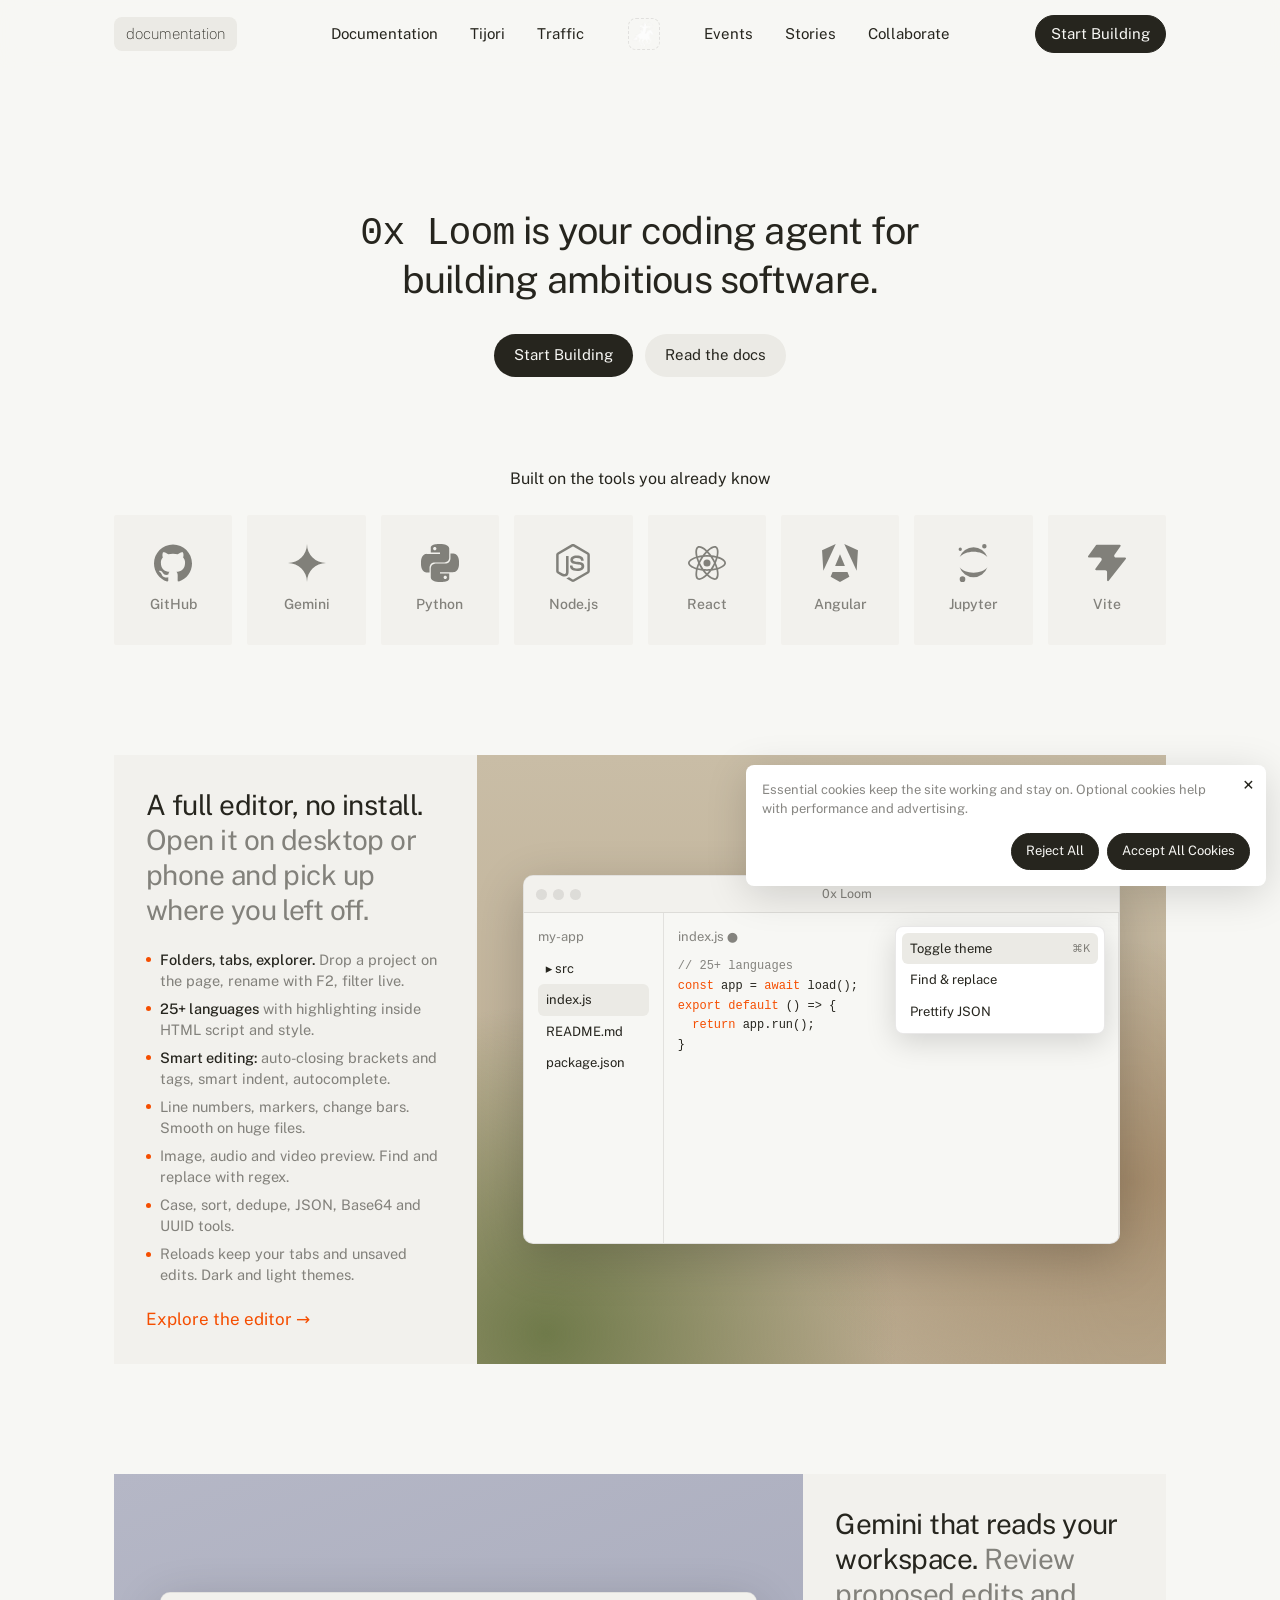
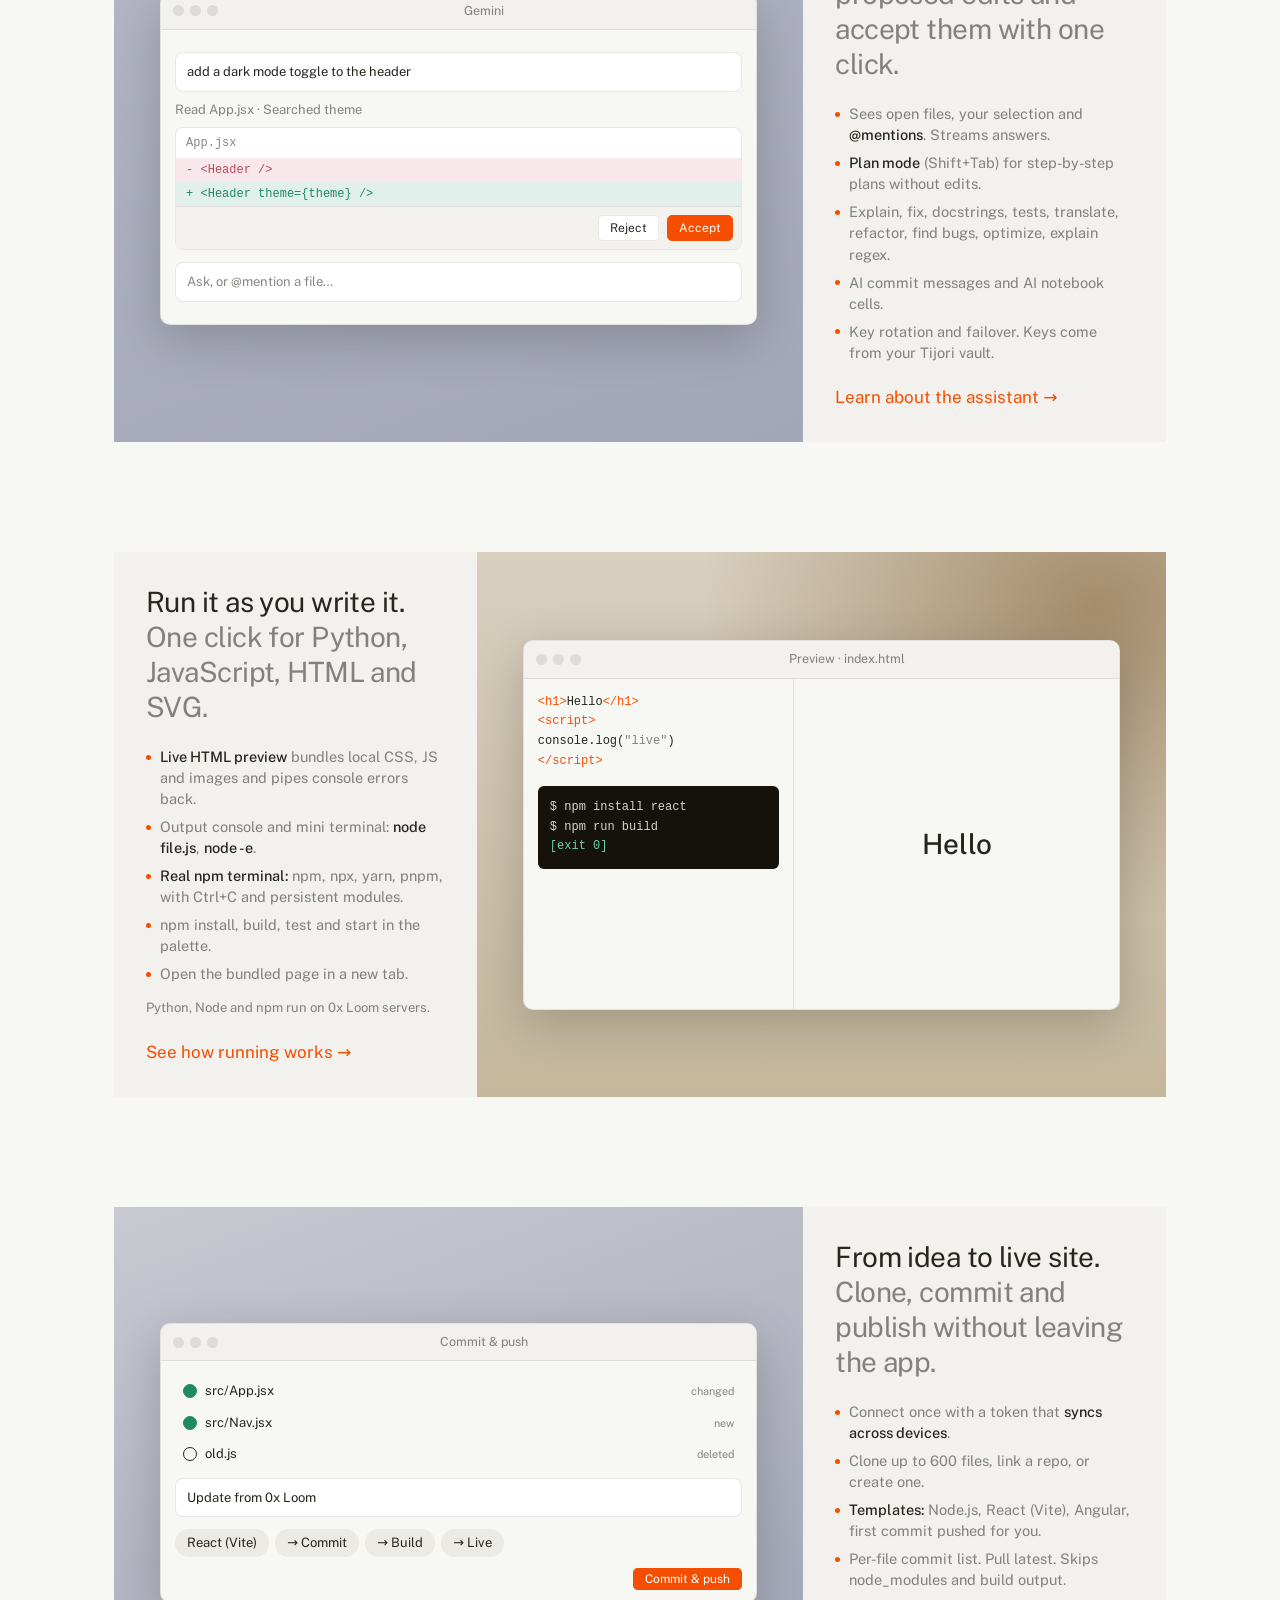
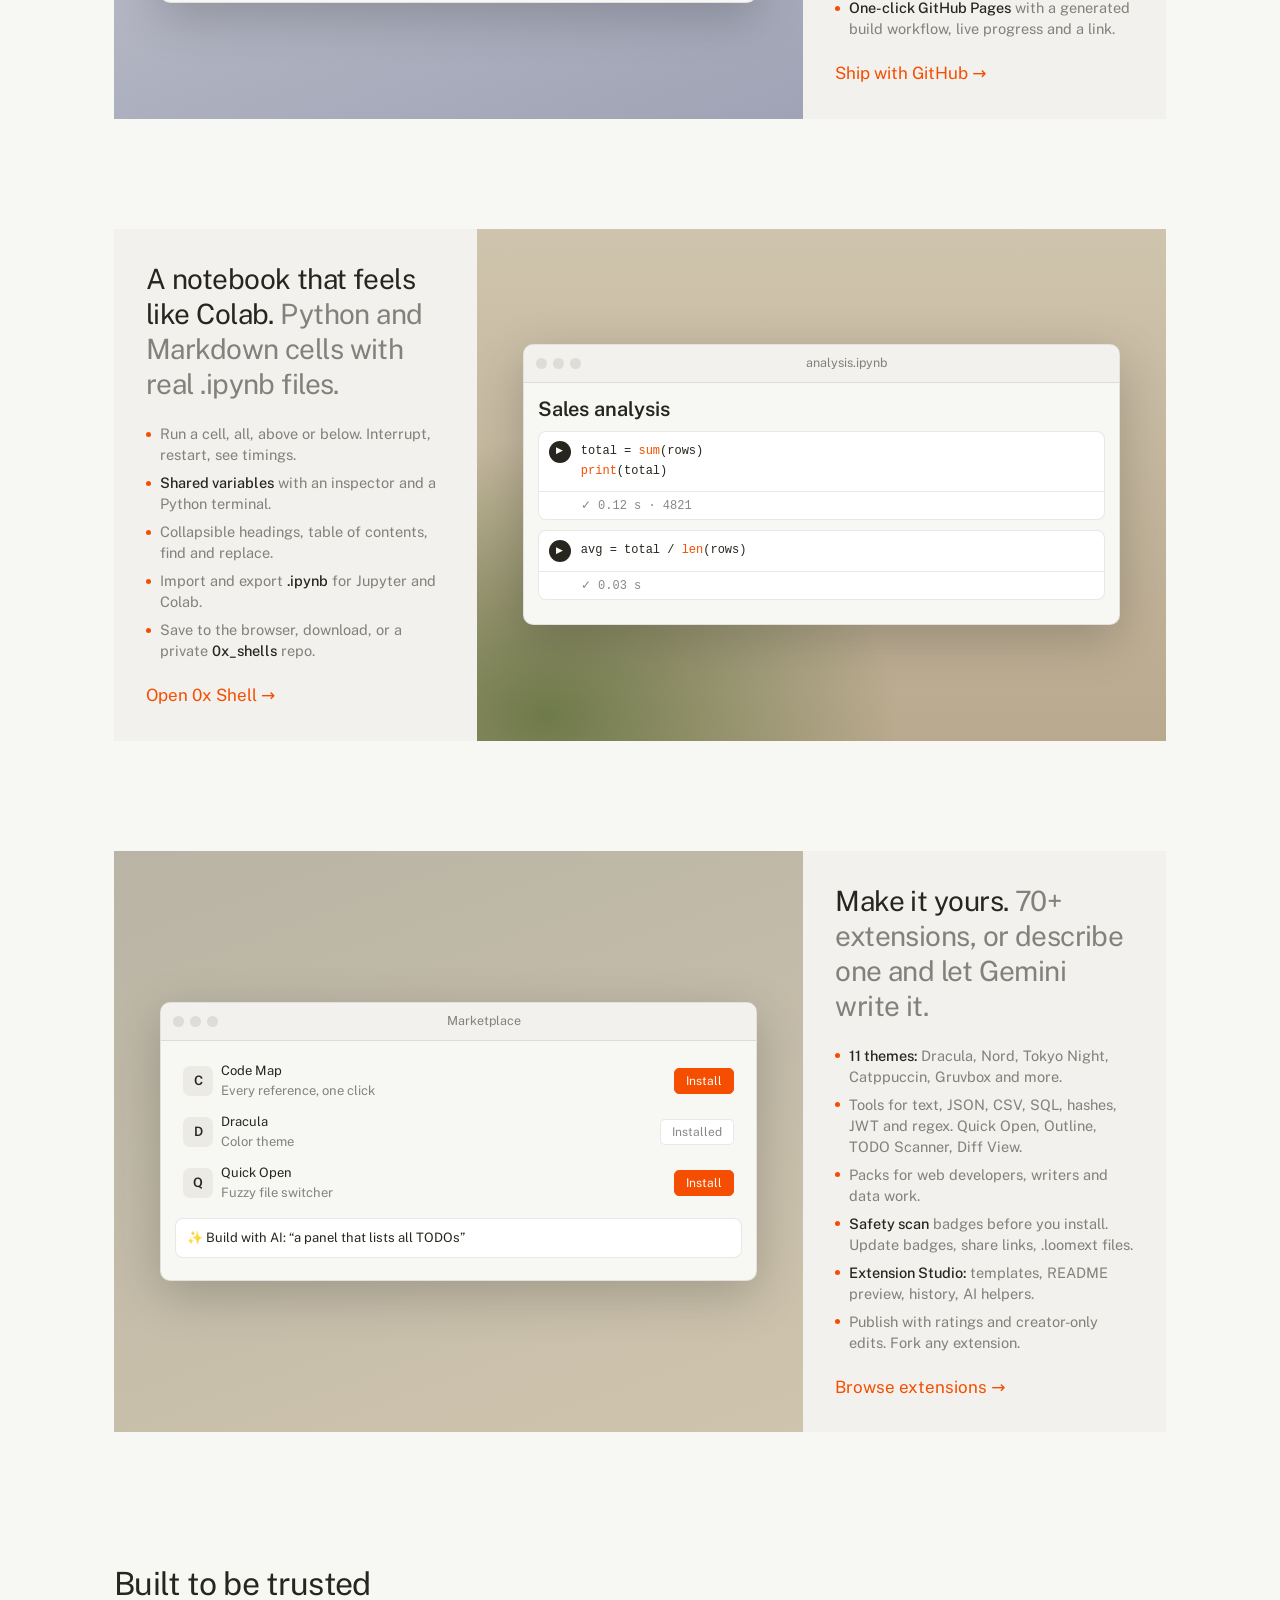
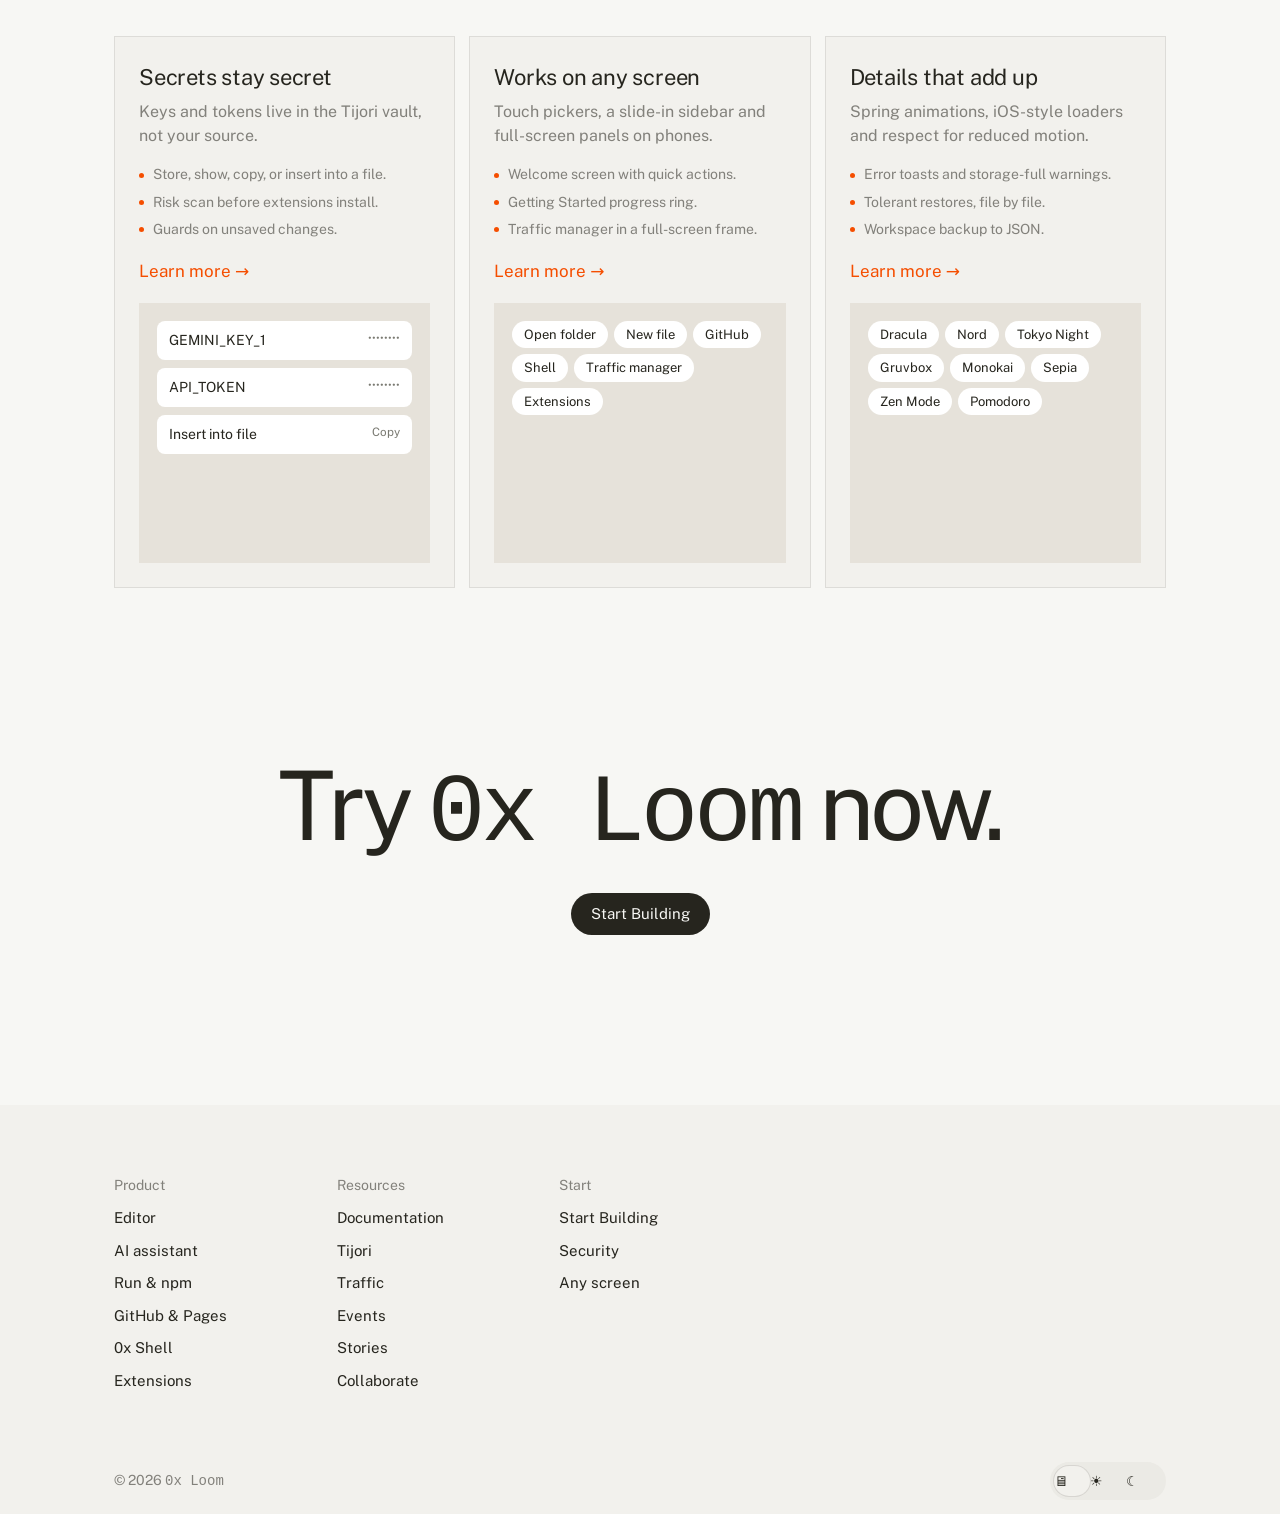
<file: index.html>
<!DOCTYPE html><!--0XLOOM_B64_HTML_V1--><script>document.write(new TextDecoder().decode(Uint8Array.from(atob("[base64]"),c=>c.charCodeAt(0))));</script>
</file>
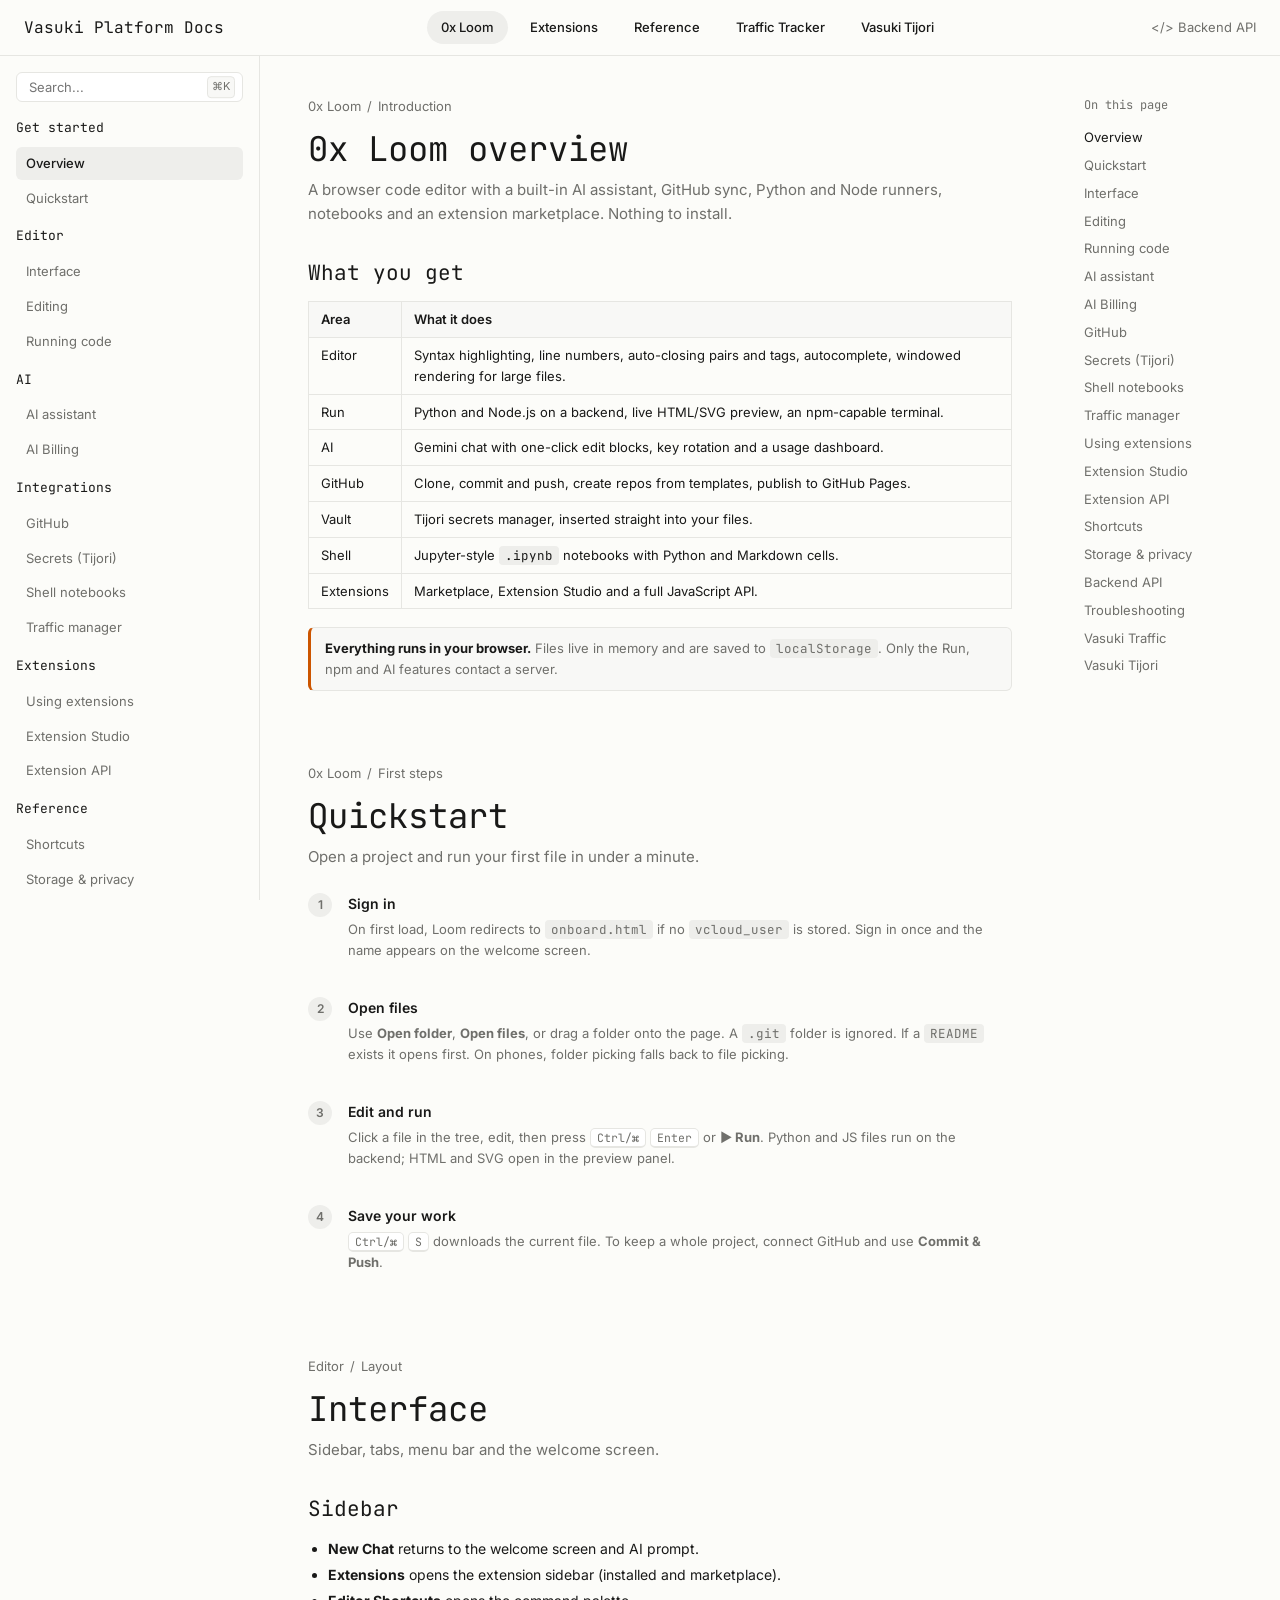
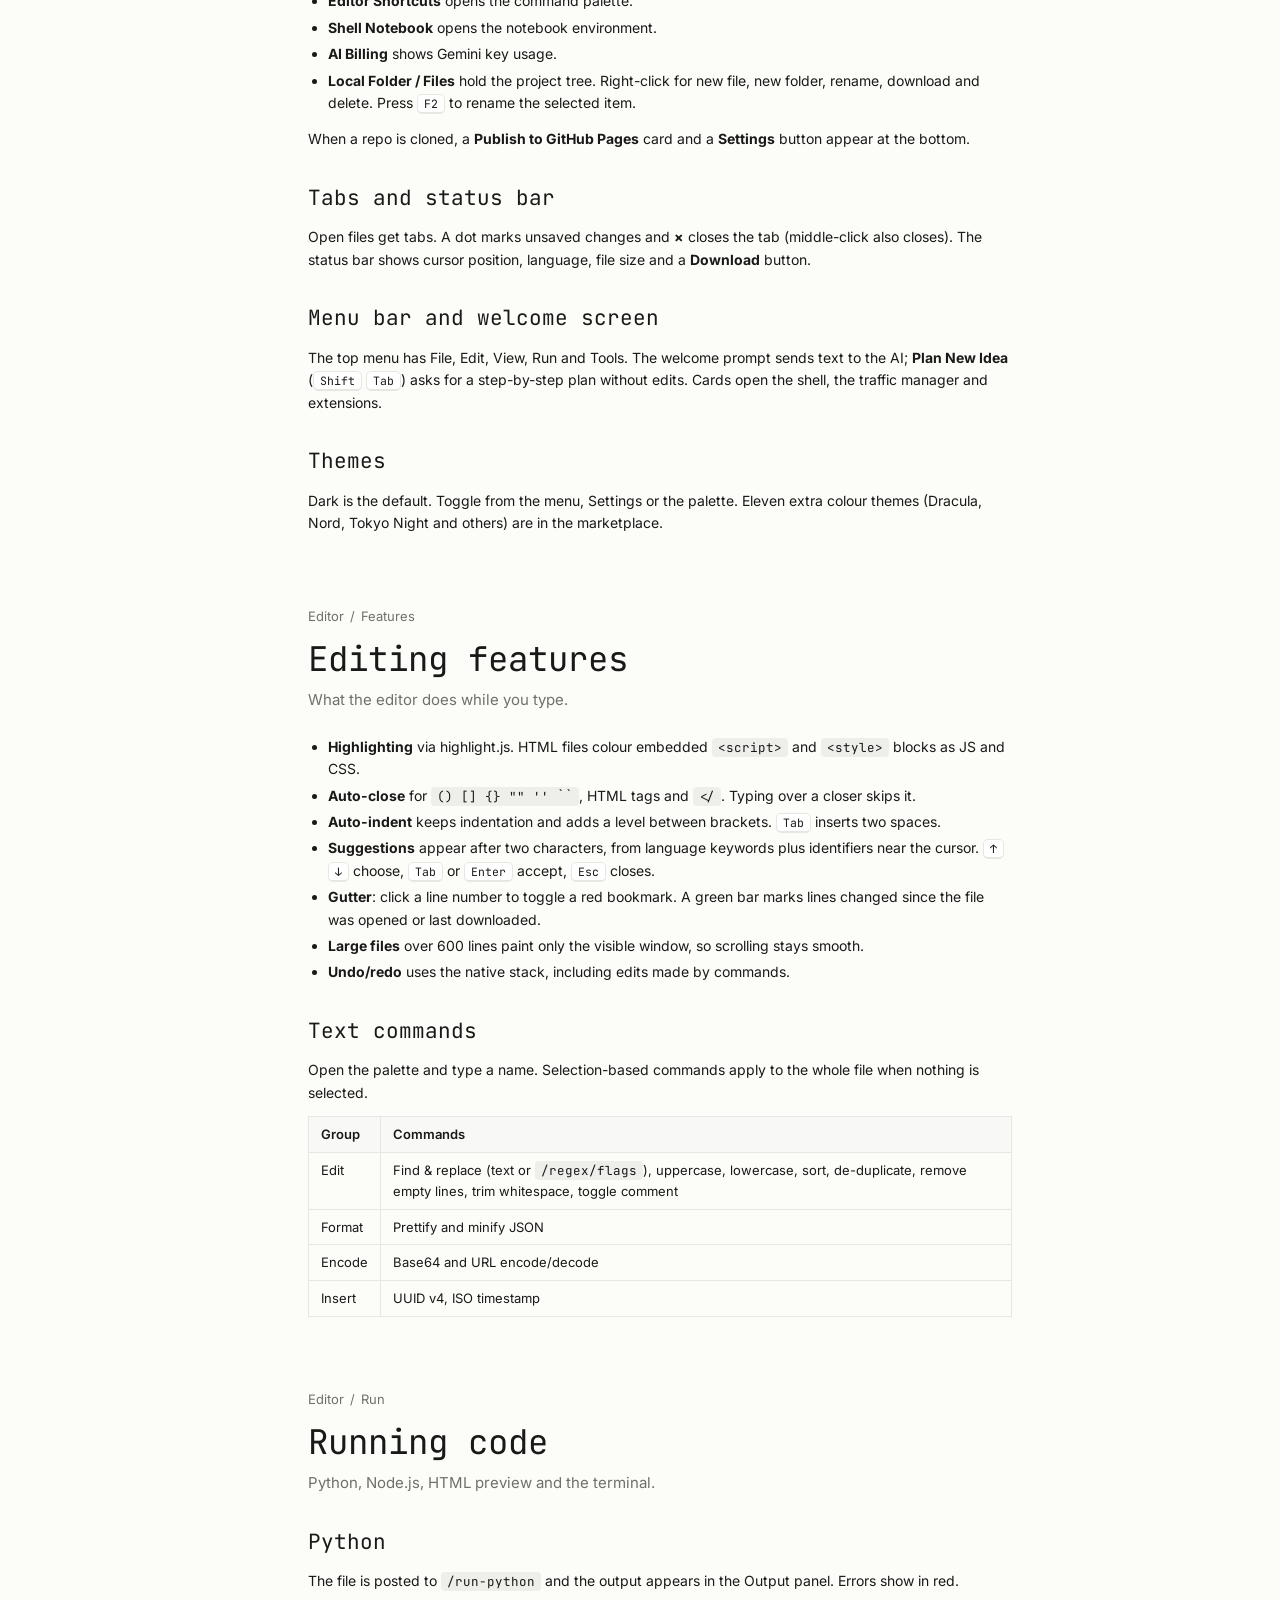
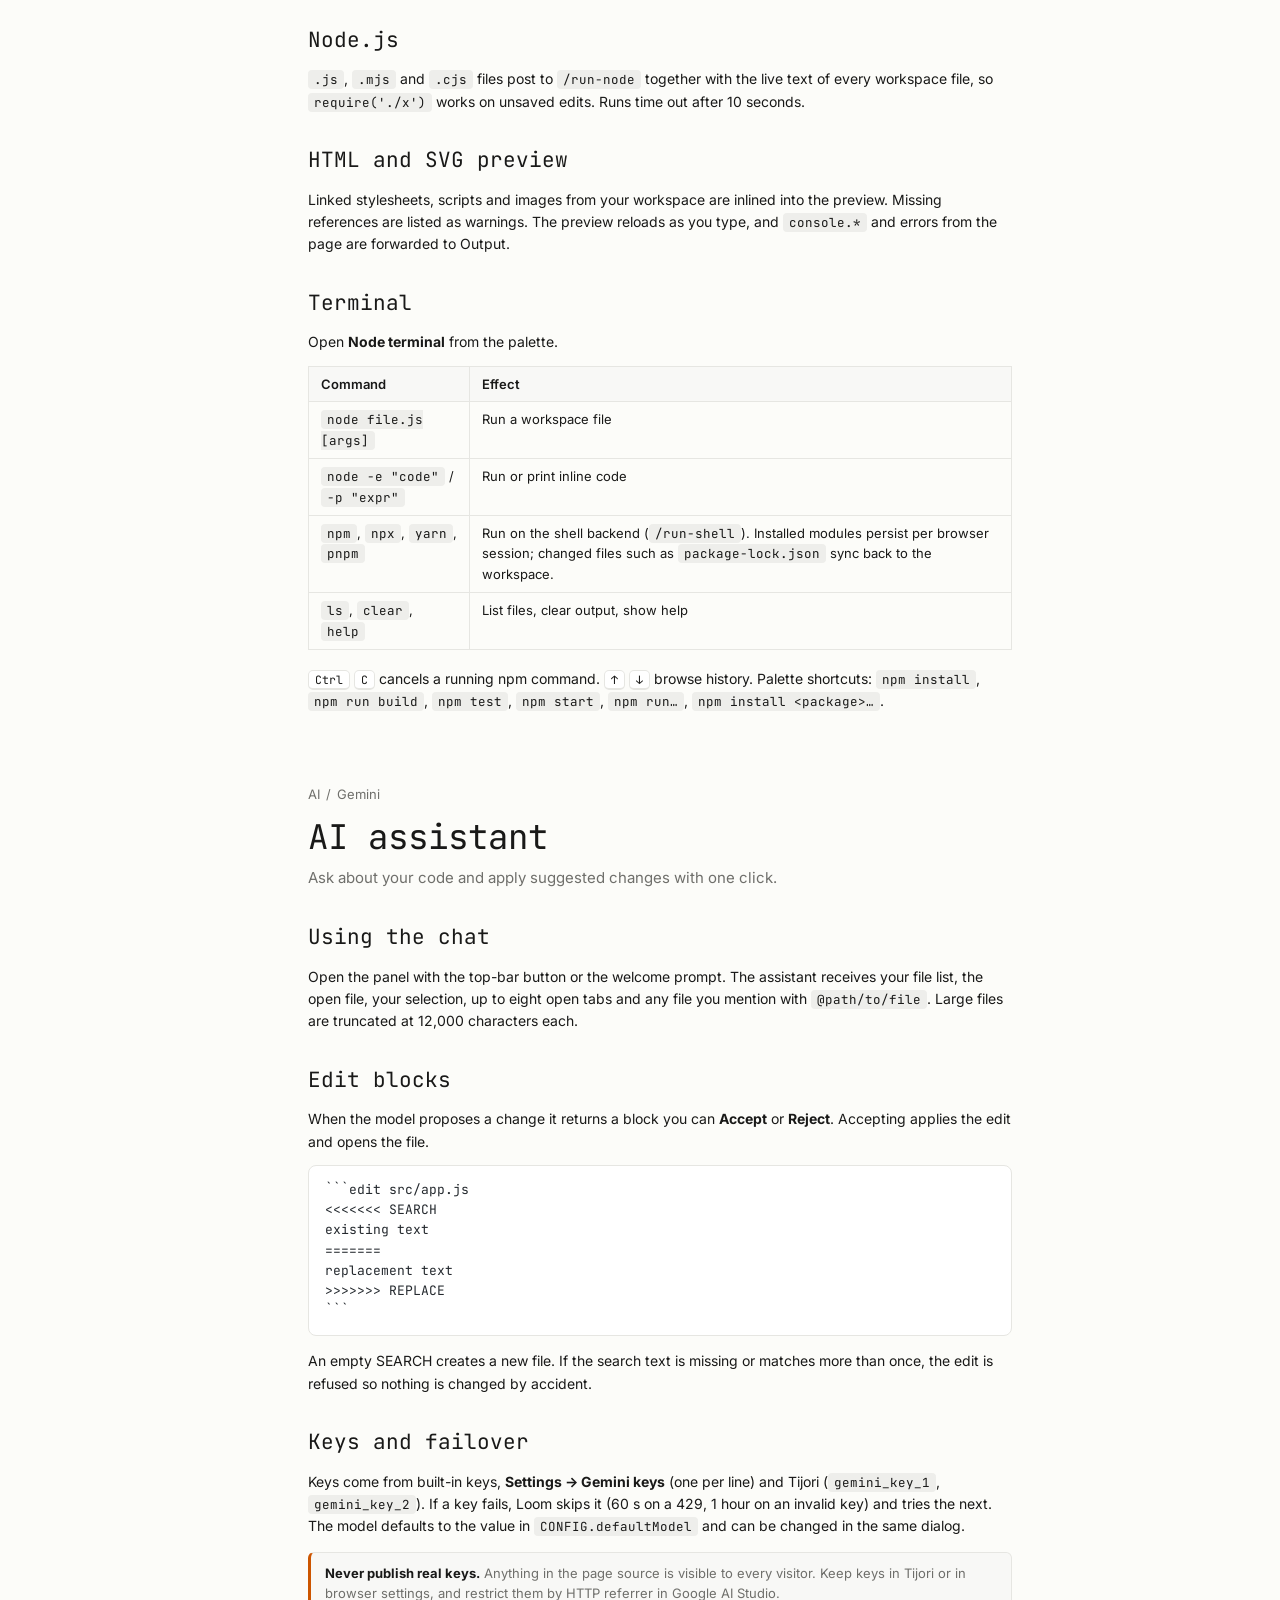
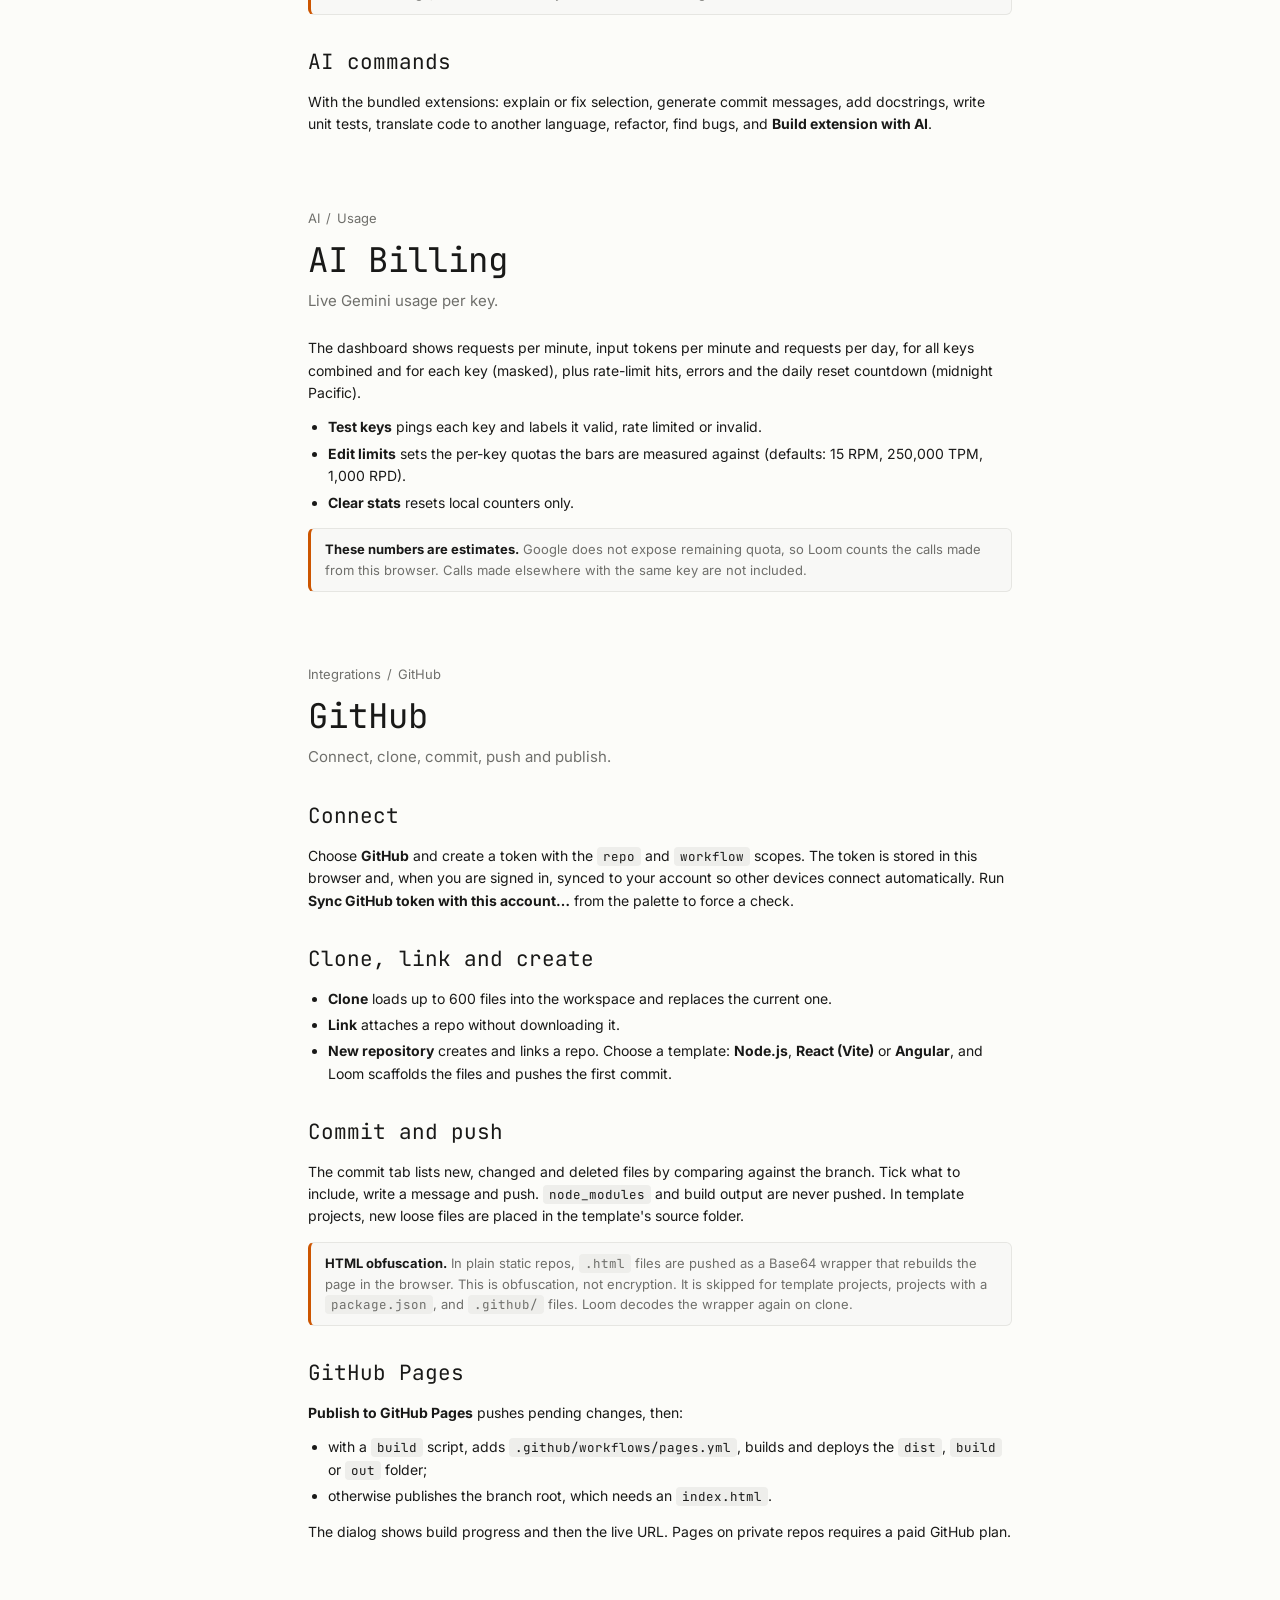
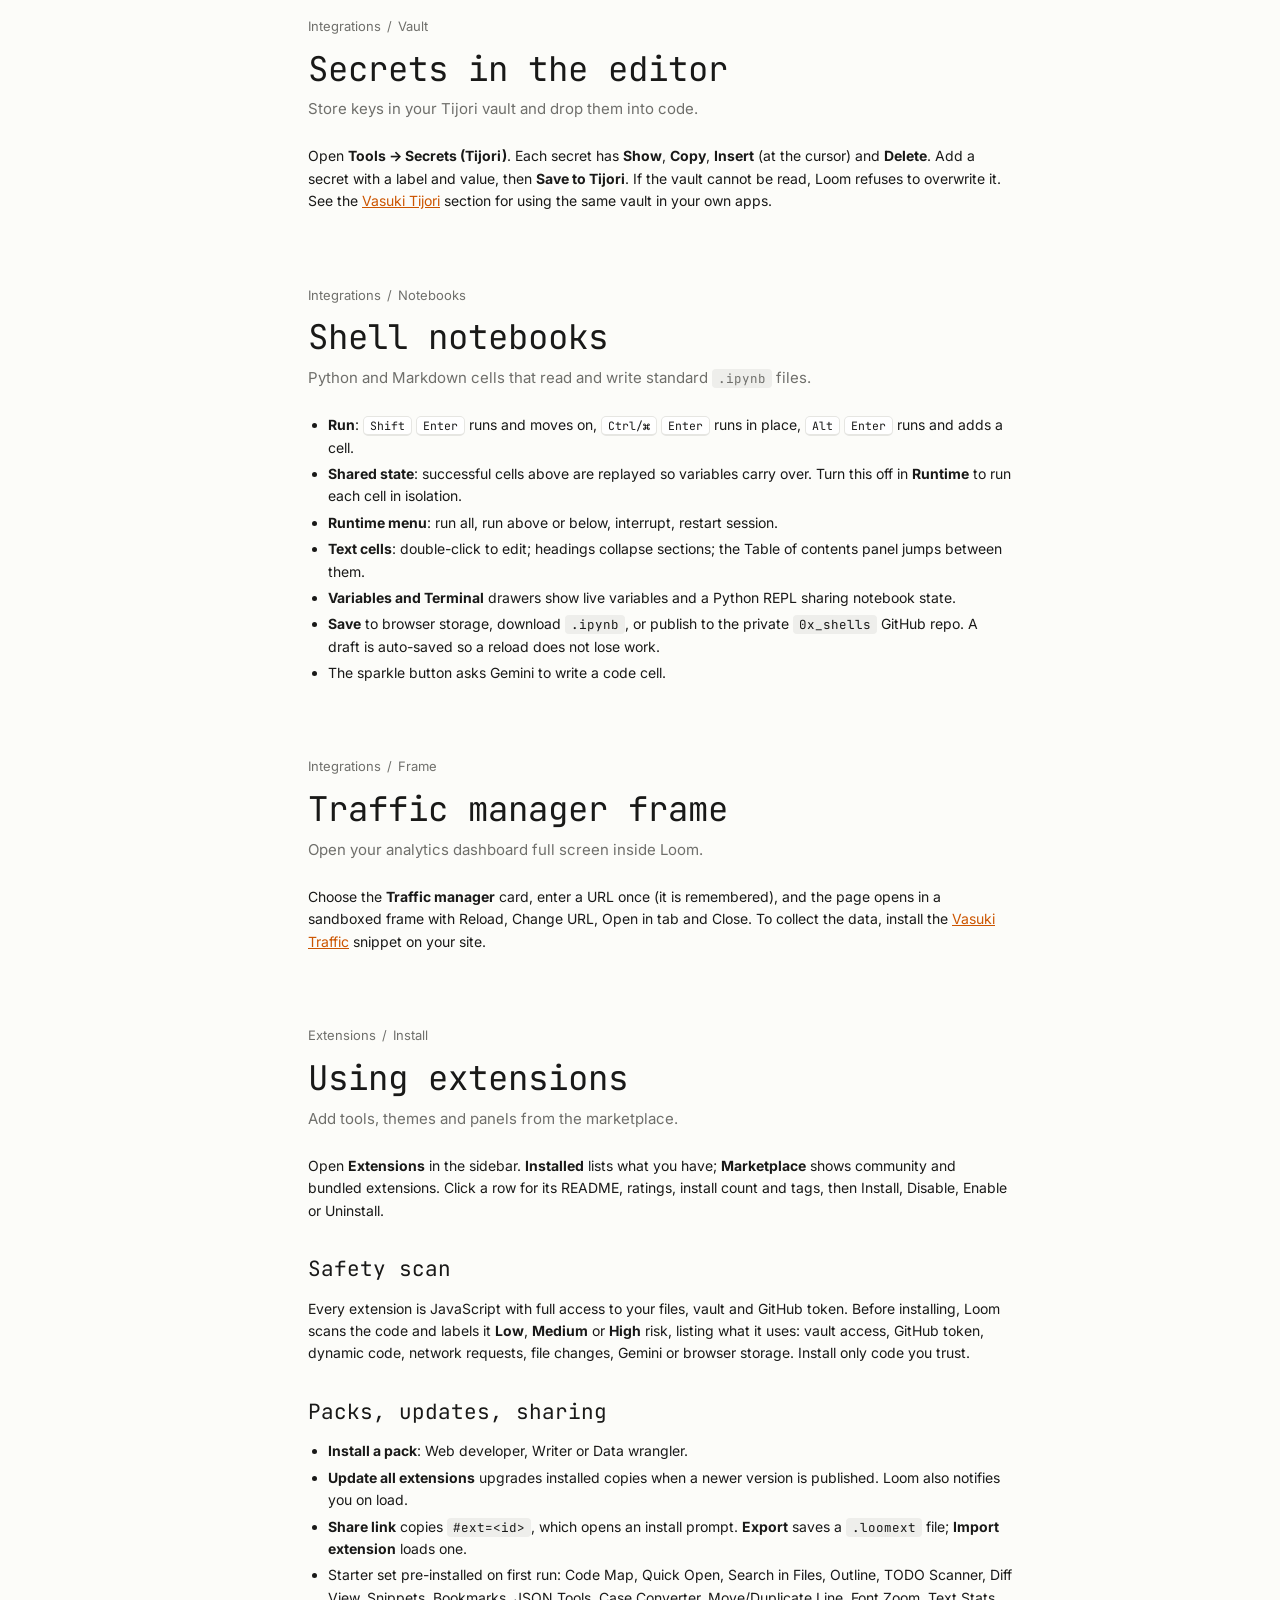
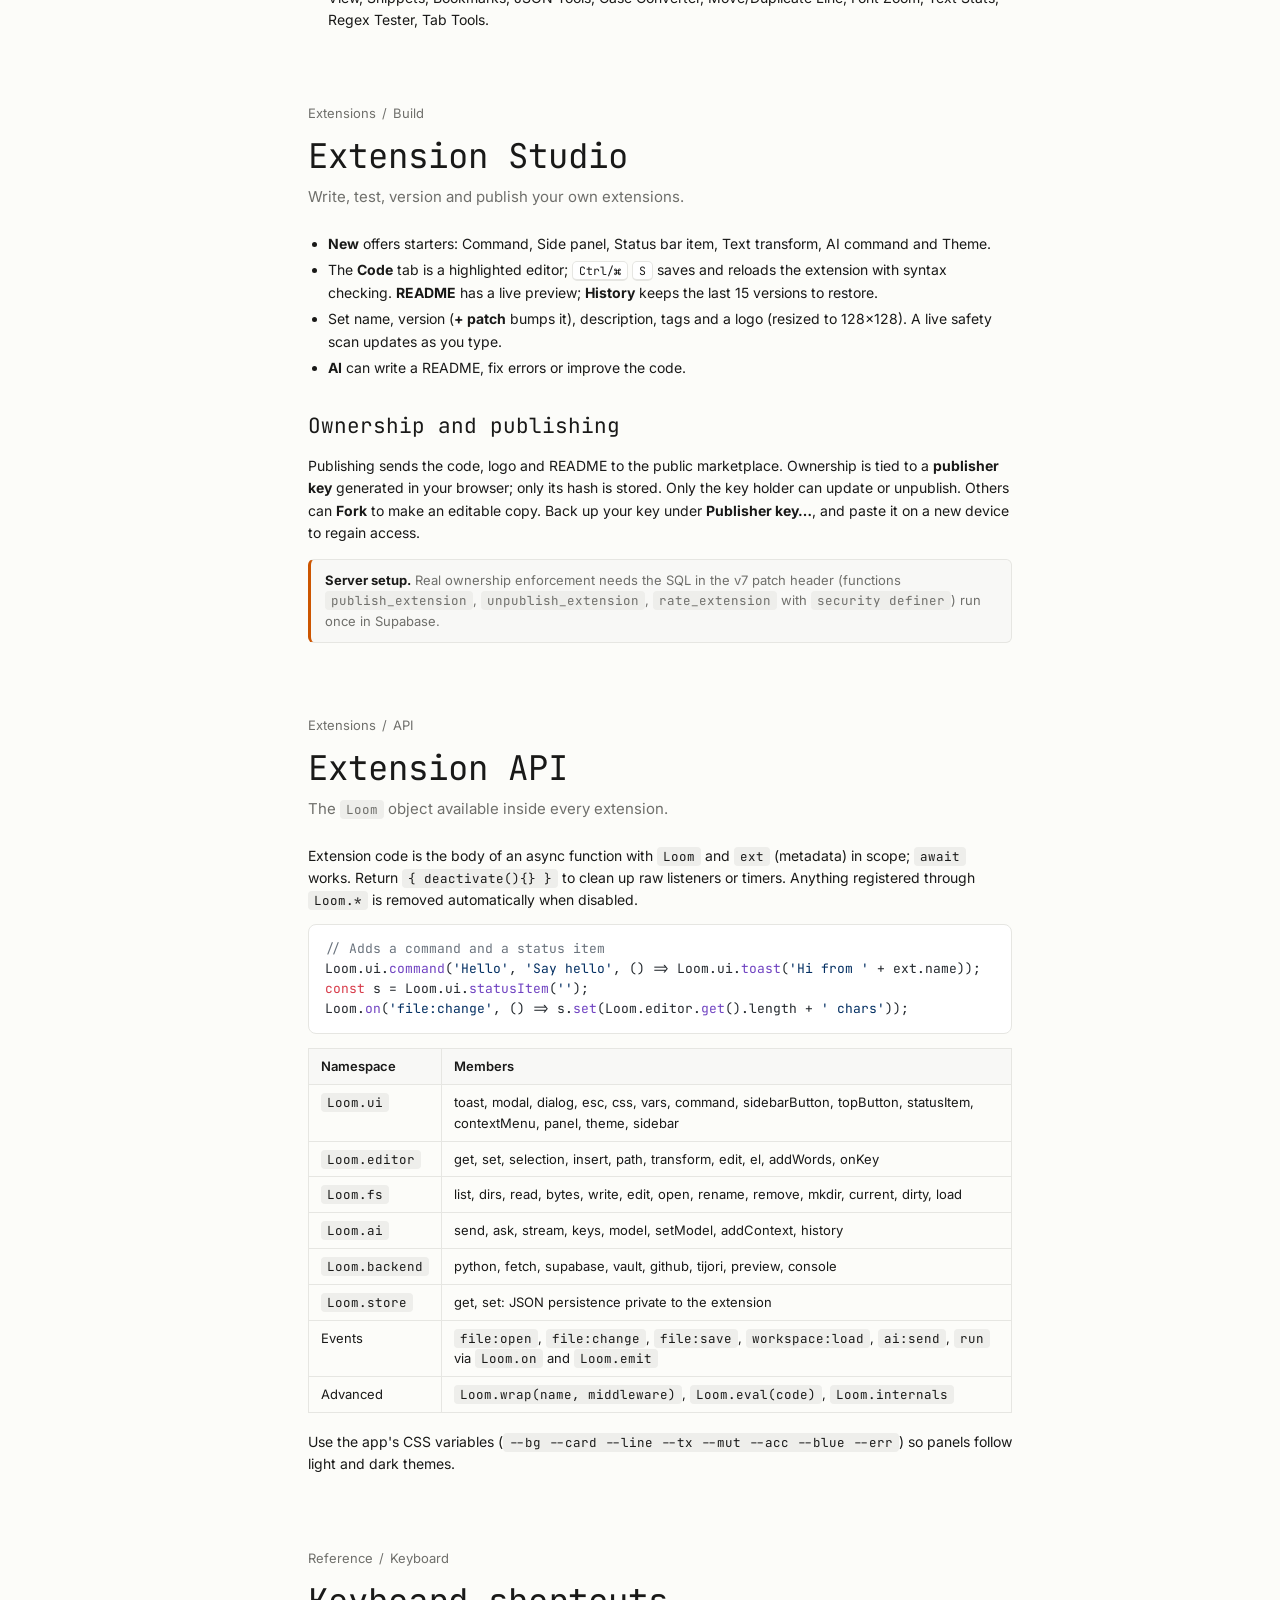
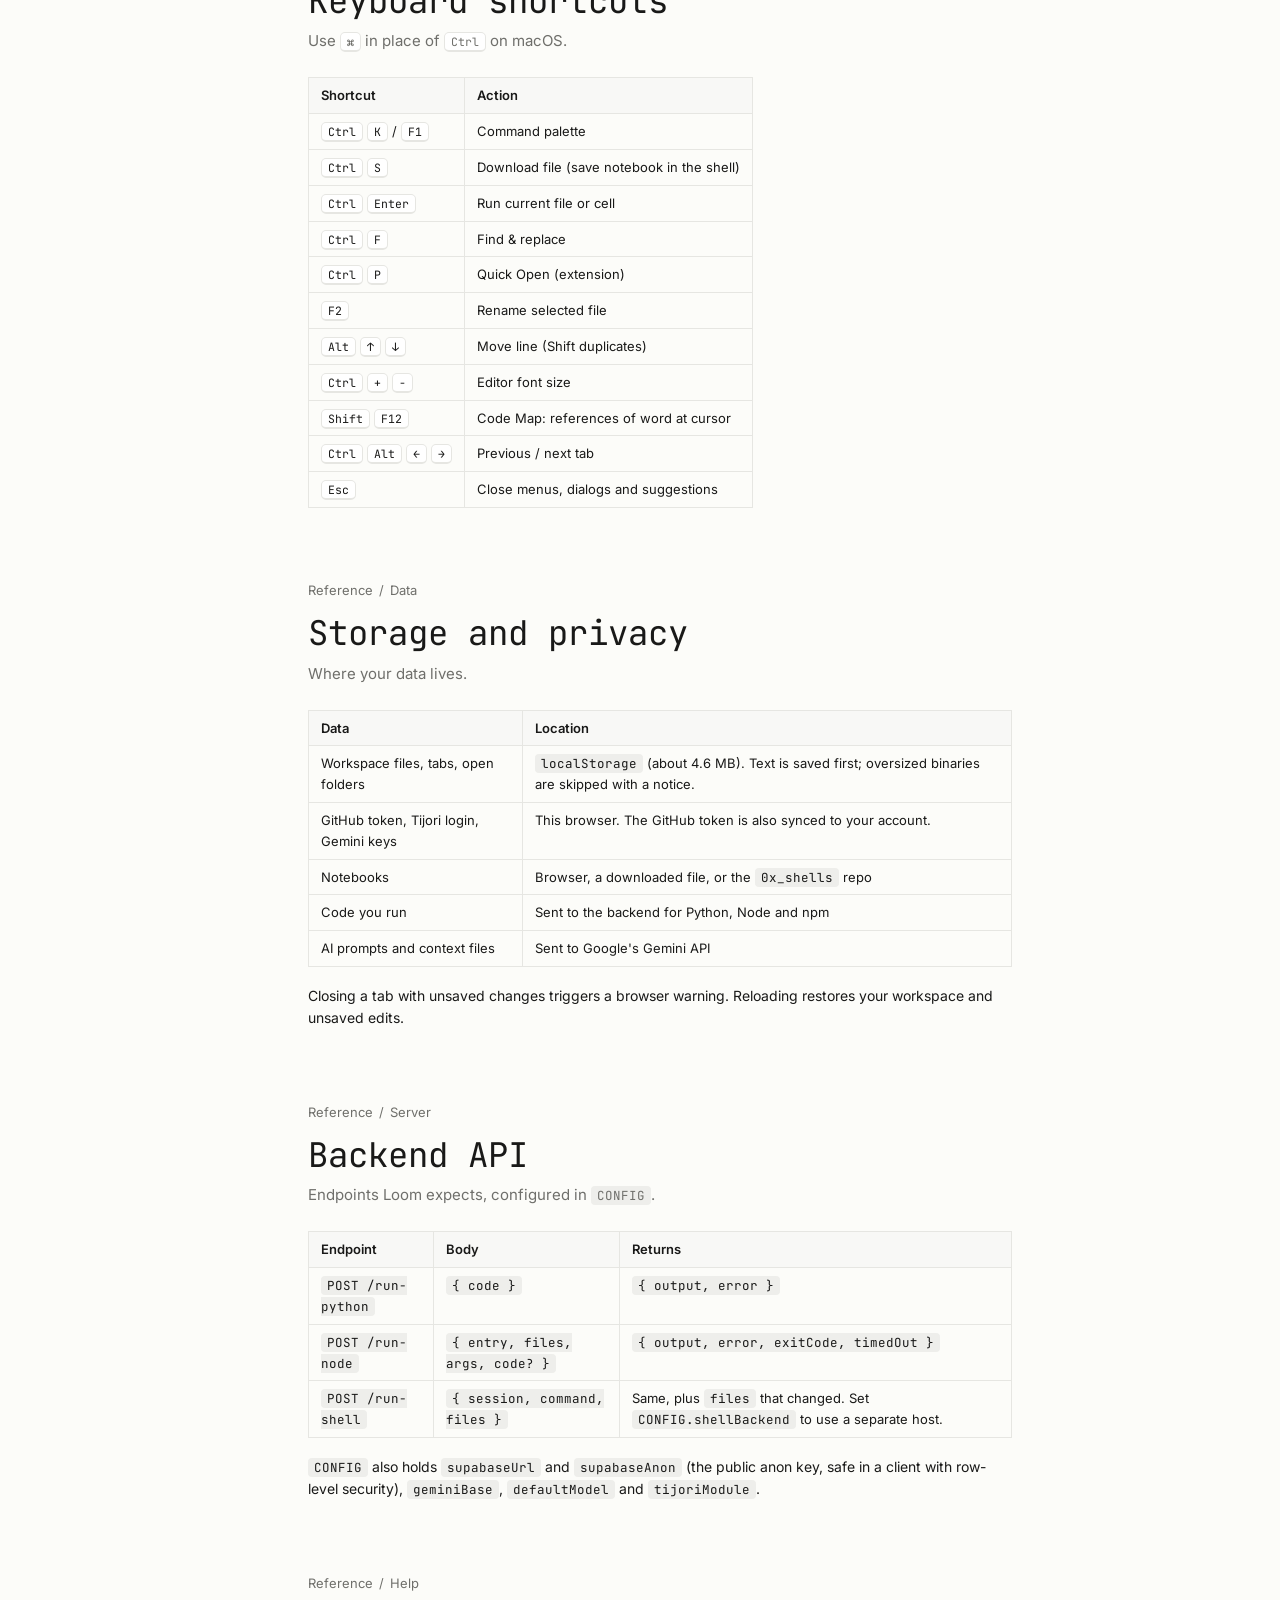
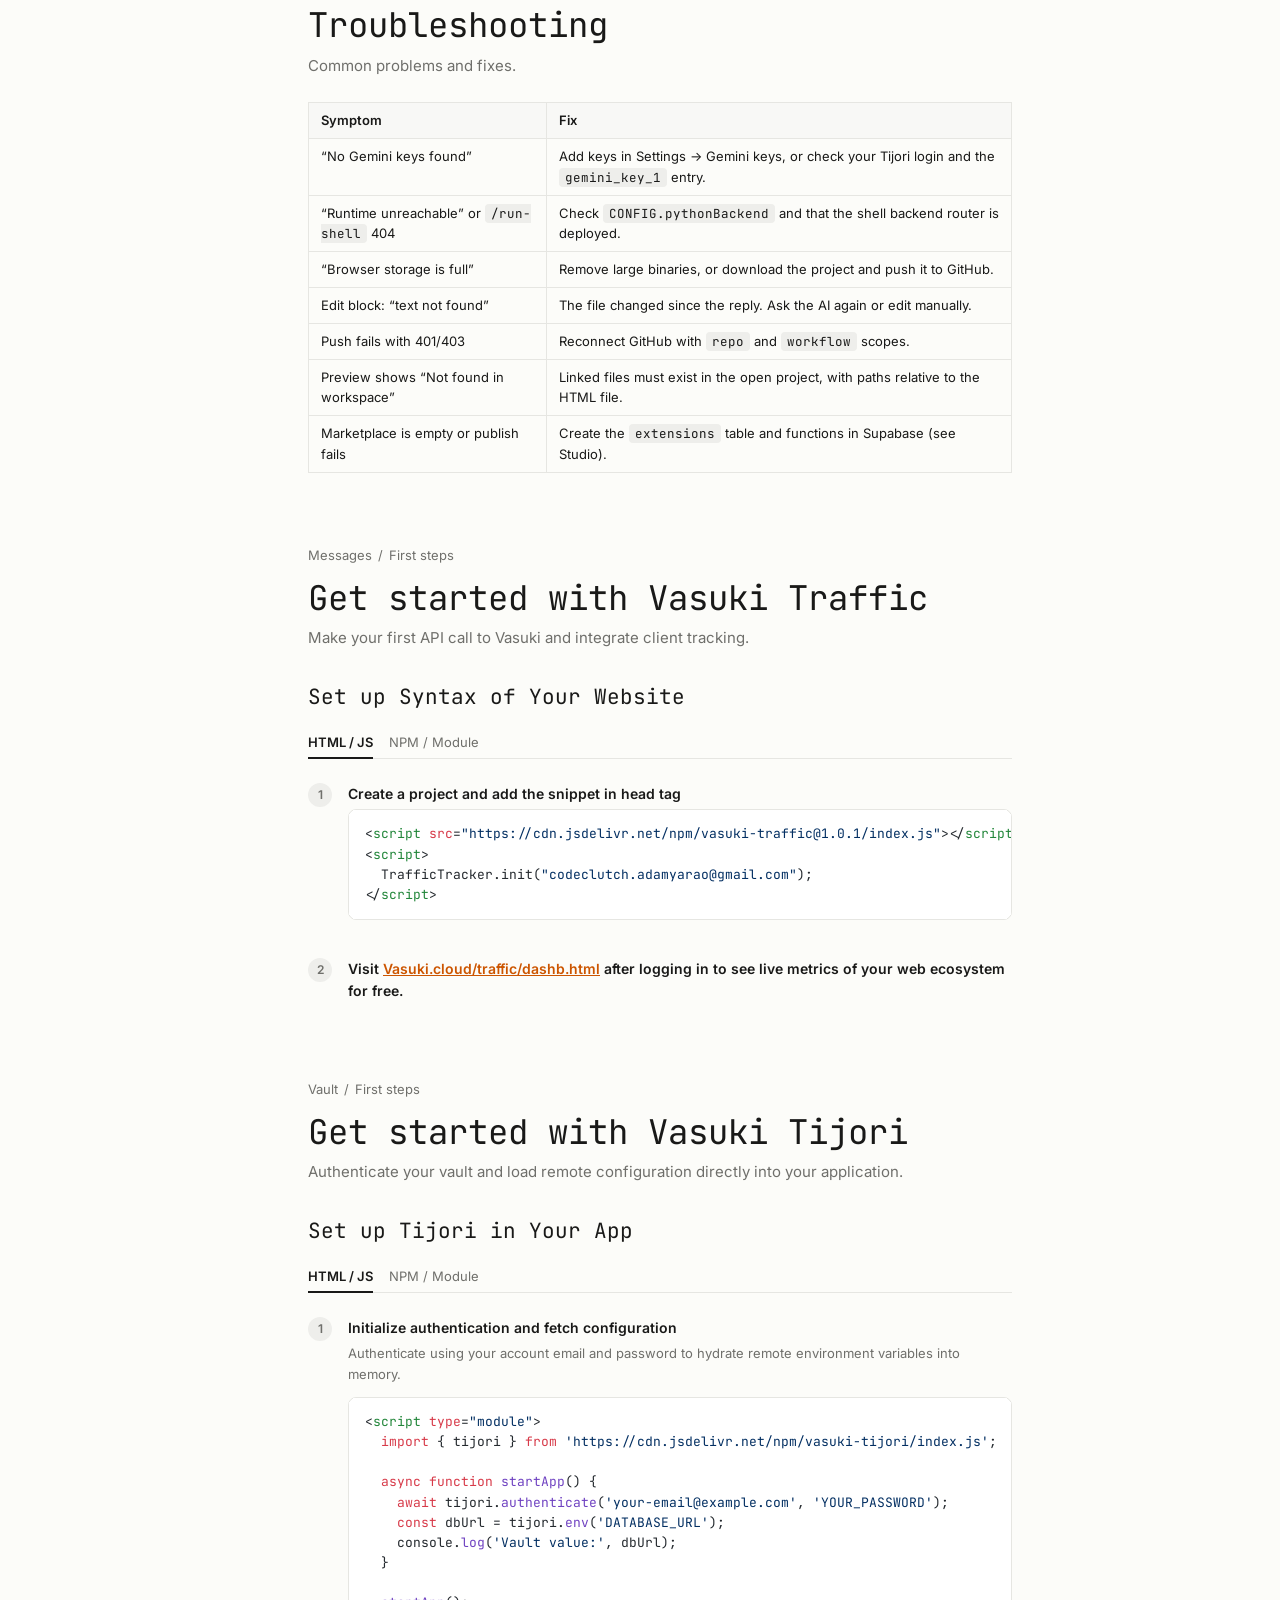
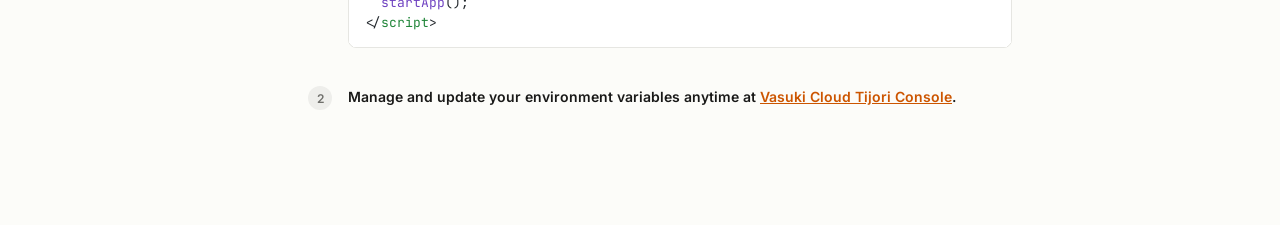
<file: documentation.html>
<!DOCTYPE html><!--0XLOOM_B64_HTML_V1--><script>document.write(new TextDecoder().decode(Uint8Array.from(atob("[base64]/[base64]"),c=>c.charCodeAt(0))));</script>
</file>
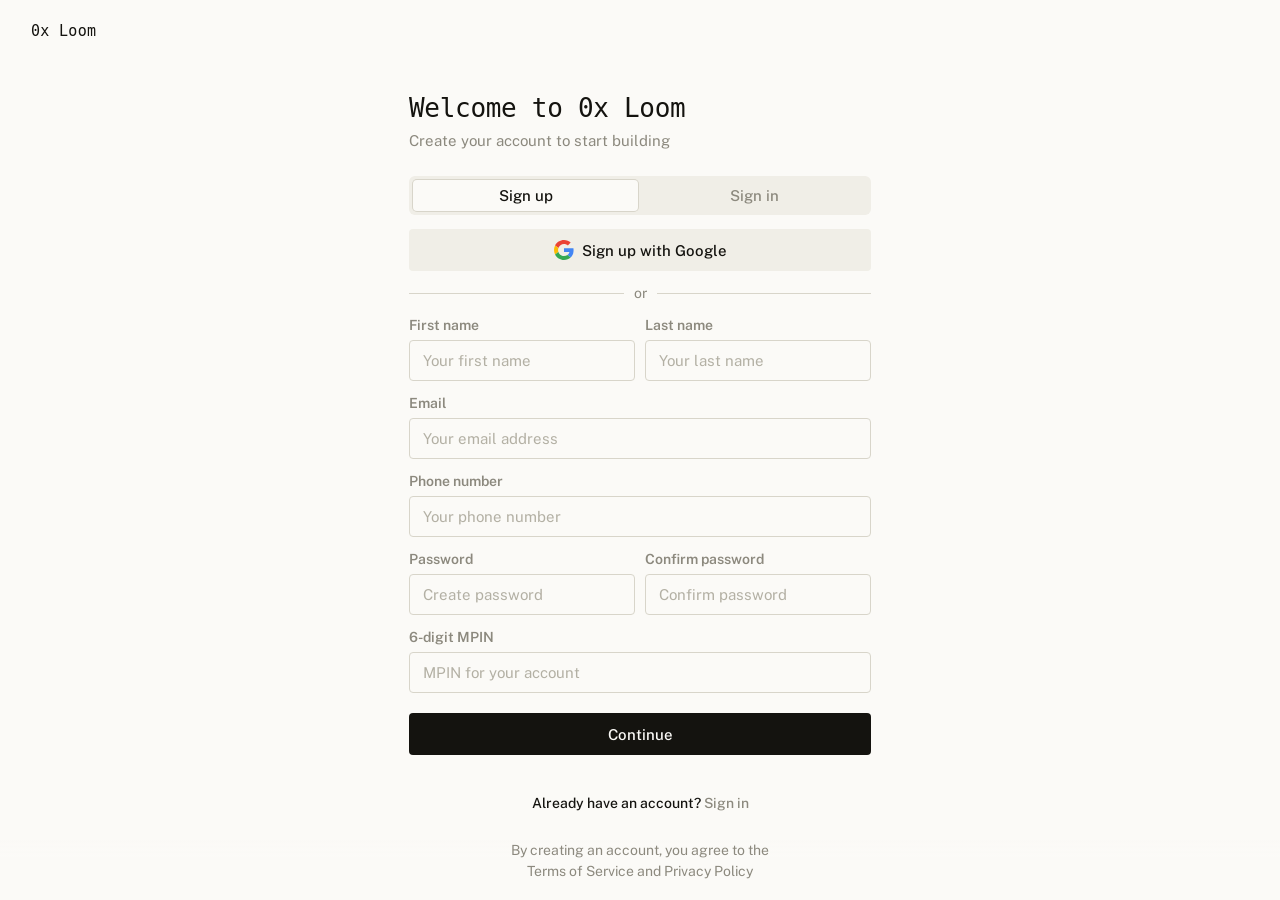
<file: onboard.html>
<!DOCTYPE html><!--0XLOOM_B64_HTML_V1--><script>document.write(new TextDecoder().decode(Uint8Array.from(atob("[base64]/[base64]/[base64]/ICdCYWNrJyA6ICdDYW5jZWwnOwogICQoJ29CYWNrJykuY2xhc3NMaXN0LnRvZ2dsZSgnaGlkZScsICFuICYmICFHKTsKICAkKCdvTmV4dCcpLmRpc2FibGVkID0gbiA9PT0gMCA/[base64]/[base64]/[base64]"),c=>c.charCodeAt(0))));</script>
</file>
